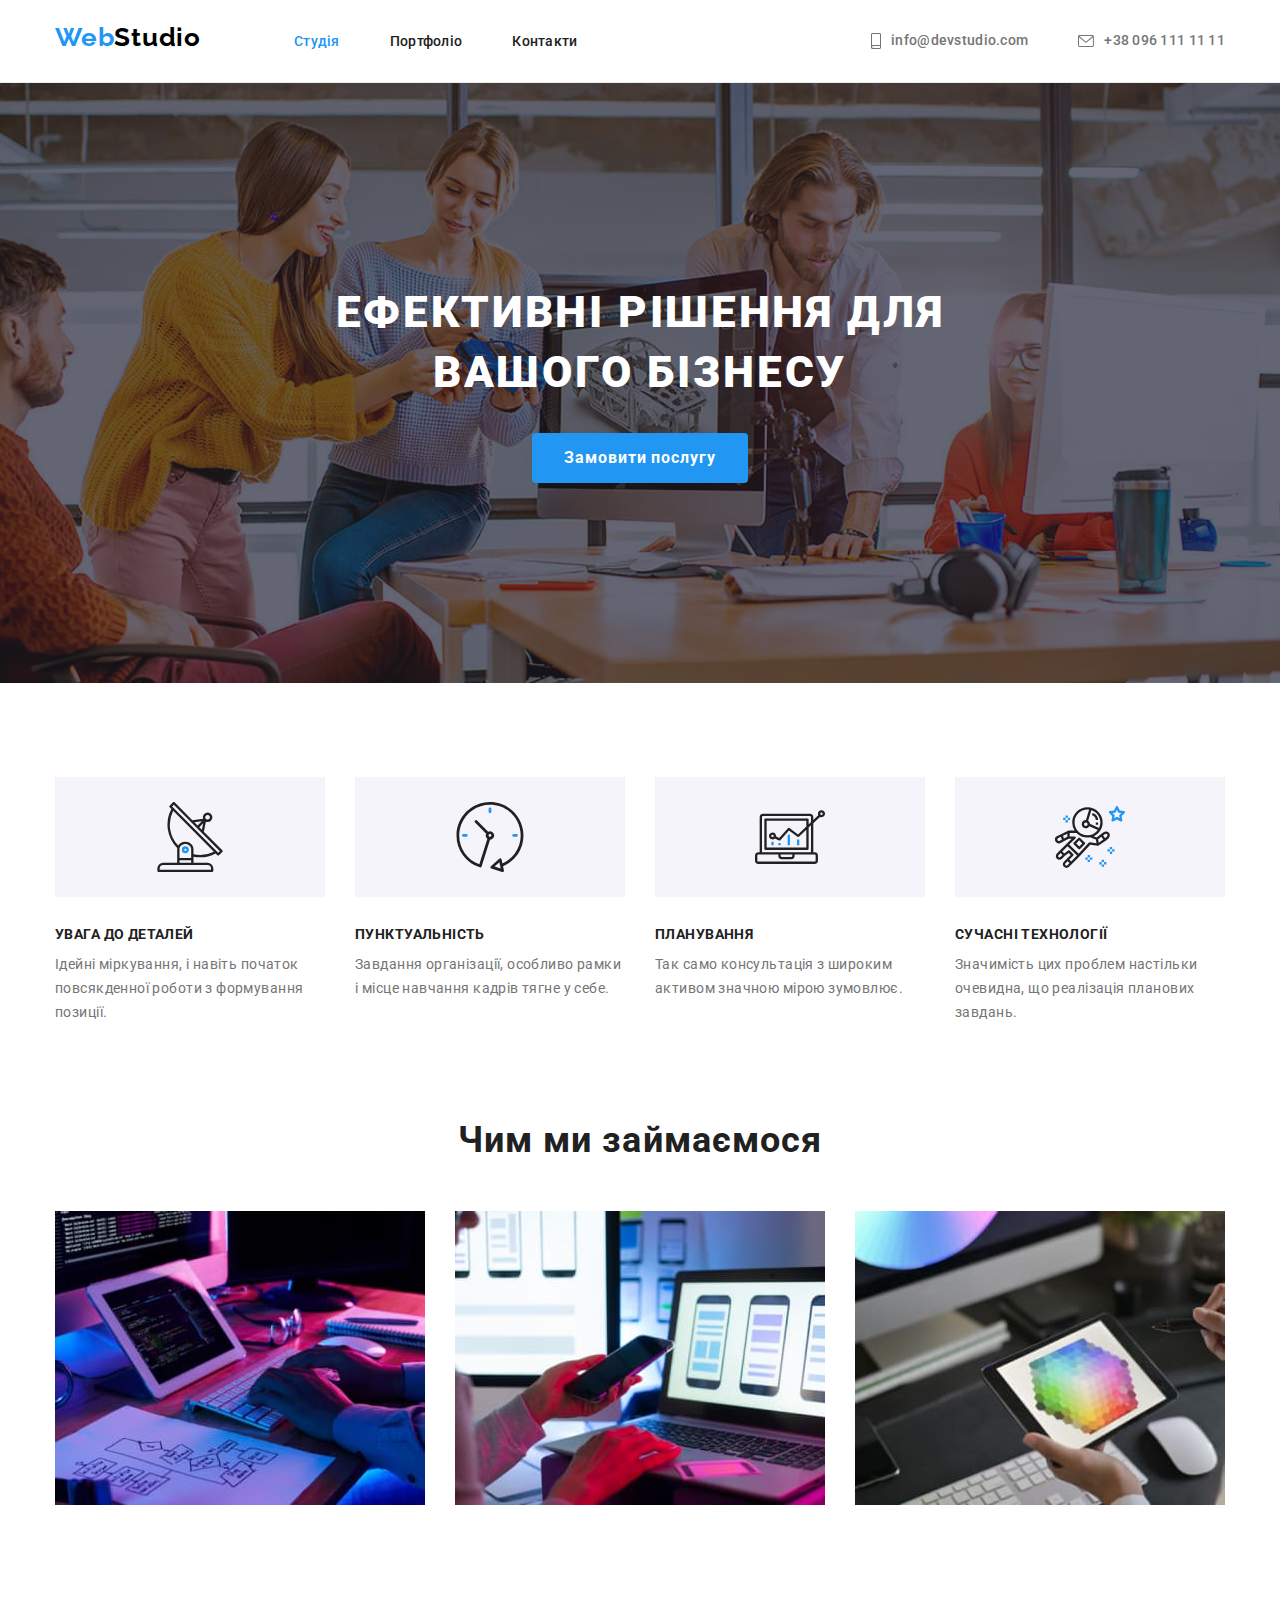
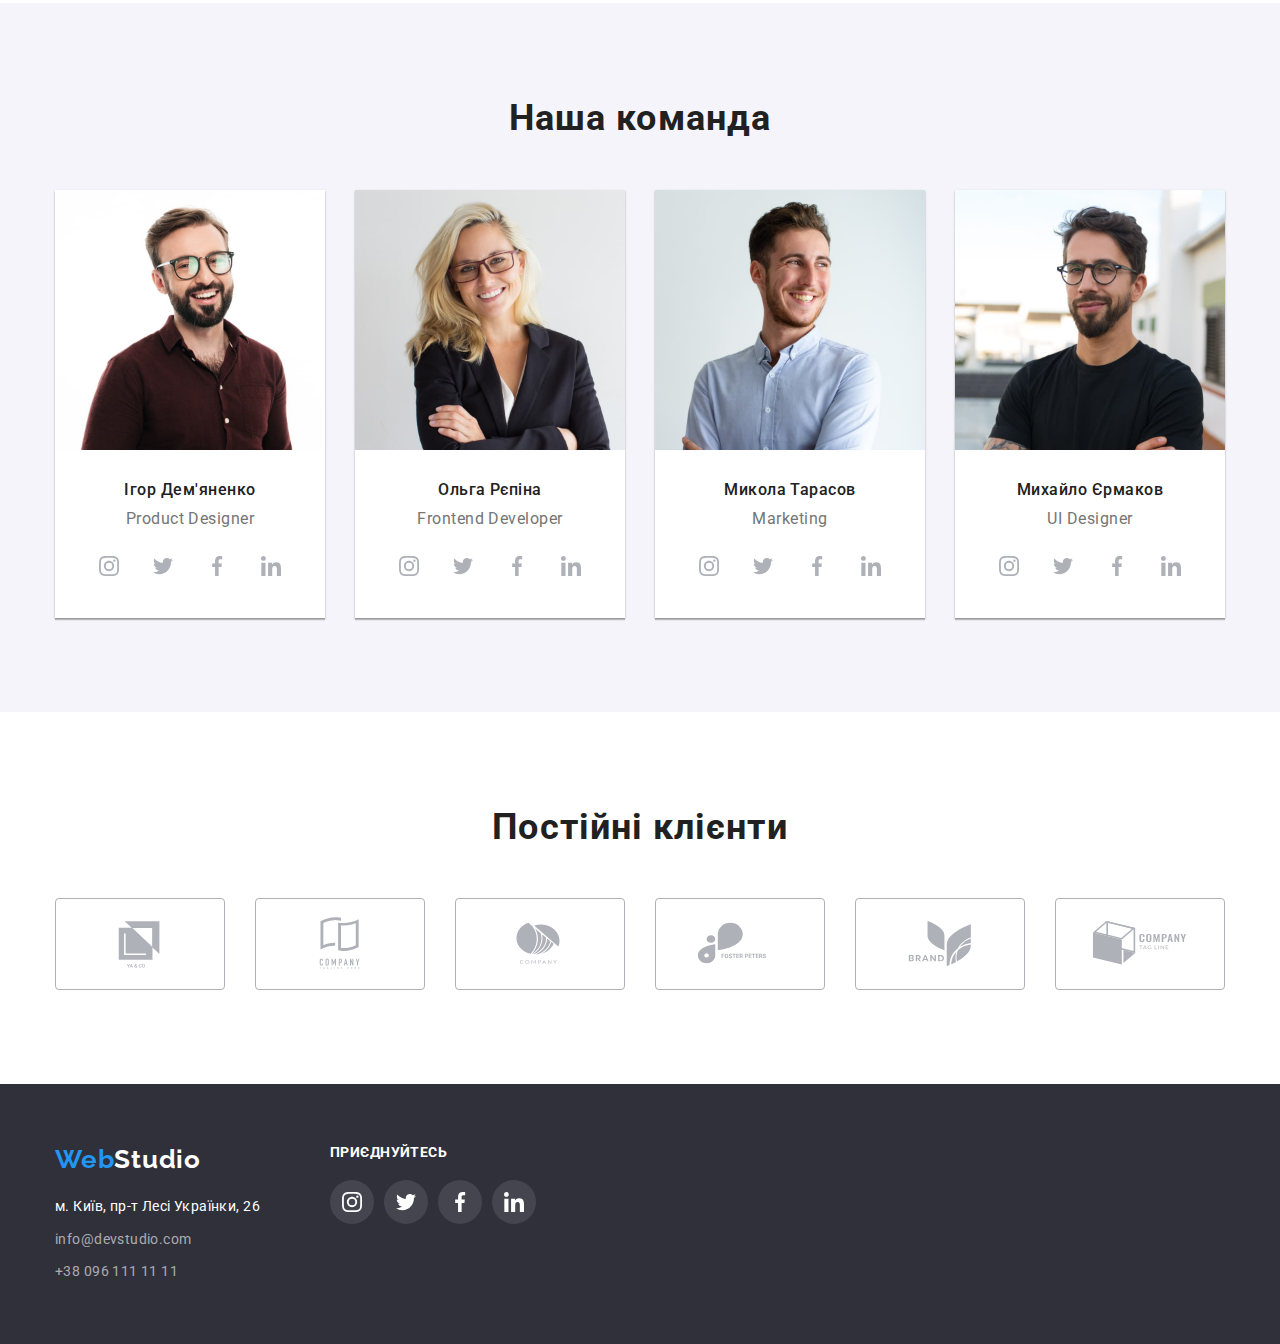
<file: index.html>
<!DOCTYPE html>
<html lang="uk">
  <head>
    <meta charset="UTF-8" />
    <meta http-equiv="X-UA-Compatible" content="IE=edge" />
    <meta name="viewport" content="width=device-width, initial-scale=1.0" />
    <title>Document</title>
    <link
      rel="stylesheet"
      href="https://cdnjs.cloudflare.com/ajax/libs/modern-normalize/1.1.0/modern-normalize.css"
      integrity="sha512-Y0MM+V6ymRKN2zStTqzQ227DWhhp4Mzdo6gnlRnuaNCbc+YN/ZH0sBCLTM4M0oSy9c9VKiCvd4Jk44aCLrNS5Q=="
      crossorigin="anonymous"
      referrerpolicy="no-referrer"
    />
    <link rel="stylesheet" href="./css/styles.css" />
    <link rel="preconnect" href="https://fonts.googleapis.com" />
    <link rel="preconnect" href="https://fonts.gstatic.com" crossorigin />
    <link
      href="https://fonts.googleapis.com/css2?family=Raleway:wght@700&family=Roboto:wght@400;500;700&display=swap"
      rel="stylesheet"
    />
  </head>
  <body>
    <header class="pole-header">
      <div class="container-header container">
        <nav class="nav-header">
          <a href="./index.html" class="logo-header"
            >Web<span class="logo-span">Studio</span></a
          >
          <ul class="list">
            <li class="header-item">
              <a href="" class="nav-item streaming-page">Студія</a>
            </li>
            <li class="header-item">
              <a href="./portfolio.html" class="nav-item">Портфоліо</a>
            </li>
            <li class="header-item">
              <a href="" class="nav-item">Контакти</a>
            </li>
          </ul>
        </nav>
        <ul class="list list-cnct-header">

          <li class="header-item">
            <a href="mailto:info@devstudio.com" class="contact-item"
              >
              <svg class="contact-icon" width="10" height="16">
                <use href="./images/sprite.svg#icon-smartphone"></use>
              </svg>
              info@devstudio.com</a
            >
          </li>

          <li class="header-item">
            <a href="tel:+380961111111" class="contact-item"
              >
              <svg class="contact-icon" width="16" height="12">
                <use href="./images/sprite.svg#icon-envelope"></use>
              </svg>
              +38 096 111 11 11</a
            >
          </li>
        </ul>
      </div>
    </header>
    <main>
      <section class="hero-page">
        <div class="container">
          <h1 class="hero-title">Ефективні рішення для вашого бізнесу</h1>
          <button type="button" class="primary-btn">Замовити послугу</button>
        </div>
      </section>
      <section class="strong-page">
        <!--Цей заголовок потім скриємо-->
        <h2 class="visually-hidden">Наші сильні сторони</h2>
        <div class="container">
          <ul class="strong-container">

            <li class="strong-list">
              <div class="strong-item">
                <svg class="strong-icon" width="70" height="70">
                  <use href="./images/sprite.svg#icon-antenna"></use>
                </svg>
              </div>
              <h3 class="strong-part-title">Увага до деталей</h3>
              <p class="strong-text">
                Ідейні міркування, і навіть початок повсякденної роботи з
                формування позиції.
              </p>
            </li>

            <li class="strong-list">
              <div class="strong-item">
                <svg class="strong-icon" width="70" height="70">
                  <use href="./images/sprite.svg#icon-clock"></use>
                </svg>
              </div>
              <h3 class="strong-part-title">Пунктуальність</h3>
              <p class="strong-text">
                Завдання організації, особливо рамки і місце навчання кадрів
                тягне у себе.
              </p>
            </li>

            <li class="strong-list">
              <div class="strong-item">
                <svg class="strong-icon" width="70" height="70">
                  <use href="./images/sprite.svg#icon-diagram"></use>
                </svg>
              </div>
              <h3 class="strong-part-title">Планування</h3>
              <p class="strong-text">
                Так само консультація з широким активом значною мірою зумовлює.
              </p>
            </li>

            <li class="strong-list">
              <div class="strong-item">
                <svg class="strong-icon" width="70" height="70">
                  <use href="./images/sprite.svg#icon-astronaut"></use>
                </svg>
              </div>
              <h3 class="strong-part-title">Сучасні технології</h3>
              <p class="strong-text">
                Значимість цих проблем настільки очевидна, що реалізація
                планових завдань.
              </p>
            </li>
          </ul>
        </div>
      </section>

      <section class="work-page">
        <div class="container">
          <h2 class="title">Чим ми займаємося</h2>
          <ul class="work-list">
            <li class="work-item">
              <img
                src="./images/work_example_1.jpg"
                alt="Робота з кодом"
                width="370"
                height="294"
              />
            </li>
            <li class="work-item">
              <img
                src="./images/work_example_2.jpg"
                alt="Робота з дизайном"
                width="370"
                height="294"
              />
            </li>
            <li class="work-item">
              <img
                src="./images/work_example_3.jpg"
                alt="Робота з кольорами"
                width="370"
                height="294"
              />
            </li>
          </ul>
        </div>
      </section>
      <section class="team">
        <div class="team-container container">
          <h2 class="title">Наша команда</h2>
          <ul class="team-list">
            <li class="card-worker">
              <img
                src="./images/teammate_1.jpg"
                alt="Робітник"
                class="team-photo"
                width="270"
                height="260"
              />
              <div class="container-card-team">
                <h3 class="name-list">Ігор Дем'яненко</h3>
                <p lang="en" class="team-text">Product Designer</p>
                <ul class="socials">

                  <li class="socials-item">
                    <a href="https://instagram.com" class="socials-link"
                    target="_blank"
                    rel="noopener noreferrer"
                    aria-label="Instagram icon">
                      <svg class="socials-icon" width="20" height="20">
                        <use href="./images/sprite.svg#icon-instagram"></use>
                      </svg>
                    </a>
                  </li>

                  <li class="socials-item">
                    <a href="https://twitter.com" class="socials-link"
                    target="_blank"
                    rel="noopener noreferrer"
                    aria-label="Twitter icon">
                      <svg class="socials-icon" width="20" height="20">
                        <use href="./images/sprite.svg#icon-twitter"></use>
                      </svg>
                    </a>
                  </li>

                  <li class="socials-item">
                    <a href="https://facebook.com" class="socials-link"
                    target="_blank"
                    rel="noopener noreferrer"
                    aria-label="Facebook icon">
                      <svg class="socials-icon" width="20" height="20">
                        <use href="./images/sprite.svg#icon-facebook"></use>
                      </svg>
                    </a>
                  </li>

                  <li class="socials-item">
                    <a href="https://linkedin.com" class="socials-link"
                    target="_blank"
                    rel="noopener noreferrer"
                    aria-label="LinkedIn icon">
                      <svg class="socials-icon" width="20" height="20">
                        <use href="./images/sprite.svg#icon-linkedin"></use>
                      </svg>
                    </a>
                  </li>
                </ul>
              </div>
            </li>

            <li class="card-worker">
              <img
                src="./images/teammate_2.jpg"
                alt="Робітник"
                class="team-photo"
                width="270"
                height="260"
              />
              <div class="container-card-team">
                <h3 class="name-list">Ольга Рєпіна</h3>
                <p lang="en" class="team-text">Frontend Developer</p>
                <ul class="socials">

                  <li class="socials-item">
                    <a href="https://instagram.com" class="socials-link"
                    target="_blank"
                    rel="noopener noreferrer"
                    aria-label="Instagram icon">
                      <svg class="socials-icon" width="20" height="20">
                        <use href="./images/sprite.svg#icon-instagram"></use>
                      </svg>
                    </a>
                  </li>

                  <li class="socials-item">
                    <a href="https://twitter.com" class="socials-link"
                    target="_blank"
                    rel="noopener noreferrer"
                    aria-label="Twitter icon">
                      <svg class="socials-icon" width="20" height="20">
                        <use href="./images/sprite.svg#icon-twitter"></use>
                      </svg>
                    </a>
                  </li>

                  <li class="socials-item">
                    <a href="https://facebook.com" class="socials-link"
                    target="_blank"
                    rel="noopener noreferrer"
                    aria-label="Facebook icon">
                      <svg class="socials-icon" width="20" height="20">
                        <use href="./images/sprite.svg#icon-facebook"></use>
                      </svg>
                    </a>
                  </li>

                  <li class="socials-item">
                    <a href="https://linkedin.com" class="socials-link"
                    target="_blank"
                    rel="noopener noreferrer"
                    aria-label="LinkedIn icon">
                      <svg class="socials-icon" width="20" height="20">
                        <use href="./images/sprite.svg#icon-linkedin"></use>
                      </svg>
                    </a>
                  </li>
                </ul>
              </div>
            </li>
            <li class="card-worker">
              <img
                src="./images/teammate_3.jpg"
                alt="Робітник"
                class="team-photo"
                width="270"
                height="260"
              />
              <div class="container-card-team">
                <h3 class="name-list">Микола Тарасов</h3>
                <p lang="en" class="team-text">Marketing</p>
                <ul class="socials">

                  <li class="socials-item">
                    <a href="https://instagram.com" class="socials-link"
                    target="_blank"
                    rel="noopener noreferrer"
                    aria-label="Instagram icon">
                      <svg class="socials-icon" width="20" height="20">
                        <use href="./images/sprite.svg#icon-instagram"></use>
                      </svg>
                    </a>
                  </li>

                  <li class="socials-item">
                    <a href="https://twitter.com" class="socials-link"
                    target="_blank"
                    rel="noopener noreferrer"
                    aria-label="Twitter icon">
                      <svg class="socials-icon" width="20" height="20">
                        <use href="./images/sprite.svg#icon-twitter"></use>
                      </svg>
                    </a>
                  </li>

                  <li class="socials-item">
                    <a href="https://facebook.com" class="socials-link"
                    target="_blank"
                    rel="noopener noreferrer"
                    aria-label="Facebook icon">
                      <svg class="socials-icon" width="20" height="20">
                        <use href="./images/sprite.svg#icon-facebook"></use>
                      </svg>
                    </a>
                  </li>

                  <li class="socials-item">
                    <a href="https://linkedin.com" class="socials-link"
                    target="_blank"
                    rel="noopener noreferrer"
                    aria-label="LinkedIn icon">
                      <svg class="socials-icon" width="20" height="20">
                        <use href="./images/sprite.svg#icon-linkedin"></use>
                      </svg>
                    </a>
                  </li>
                </ul>
              </div>
            </li>

            <li class="card-worker">
              <img
                src="./images/teammate_4.jpg"
                alt="Робітник"
                class="team-photo"
                width="270"
                height="260"
              />
              <div class="container-card-team">
                <h3 class="name-list">Михайло Єрмаков</h3>
                <p lang="en" class="team-text">UI Designer</p>
                <ul class="socials">

                  <li class="socials-item">
                    <a href="https://instagram.com" class="socials-link"
                    target="_blank"
                    rel="noopener noreferrer"
                    aria-label="Instagram icon">
                      <svg class="socials-icon" width="20" height="20">
                        <use href="./images/sprite.svg#icon-instagram"></use>
                      </svg>
                    </a>
                  </li>

                  <li class="socials-item">
                    <a href="https://twitter.com" class="socials-link"
                    target="_blank"
                    rel="noopener noreferrer"
                    aria-label="Twitter icon">
                      <svg class="socials-icon" width="20" height="20">
                        <use href="./images/sprite.svg#icon-twitter"></use>
                      </svg>
                    </a>
                  </li>

                  <li class="socials-item">
                    <a href="https://facebook.com" class="socials-link"
                    target="_blank"
                    rel="noopener noreferrer"
                    aria-label="Facebook icon">
                      <svg class="socials-icon" width="20" height="20">
                        <use href="./images/sprite.svg#icon-facebook"></use>
                      </svg>
                    </a>
                  </li>

                  <li class="socials-item">
                    <a href="https://linkedin.com" class="socials-link"
                    target="_blank"
                    rel="noopener noreferrer"
                    aria-label="LinkedIn icon">
                      <svg class="socials-icon" width="20" height="20">
                        <use href="./images/sprite.svg#icon-linkedin"></use>
                      </svg>
                    </a>
                  </li>
                </ul>
              </div>
            </li>
          </ul>
        </div>
      </section>

      <section class="clients-page">
        <div class="container">
          <h2 class="title">Постійні клієнти</h2>
          <ul class="clients">
            <li><a href="" class="clients-link">
              <svg class="clients-icon" width="106" height="60">
              <use href="./images/sprite.svg#icon-client-first"></use>
            </svg></a>
          </li>

          <li><a href="" class="clients-link">
              <svg class="clients-icon" width="106" height="60">
              <use href="./images/sprite.svg#icon-client-second"></use>
            </svg></a>
          </li>

          <li><a href="" class="clients-link">
              <svg class="clients-icon" width="106" height="60">
              <use href="./images/sprite.svg#icon-client-third"></use>
            </svg></a>
          </li>

          <li><a href="" class="clients-link">
              <svg class="clients-icon" width="106" height="60">
              <use href="./images/sprite.svg#icon-client-forth"></use>
            </svg></a>
          </li>

          <li><a href="" class="clients-link">
              <svg class="clients-icon" width="106" height="60">
              <use href="./images/sprite.svg#icon-client-fifth"></use>
            </svg></a>
          </li>

          <li><a href="" class="clients-link">
              <svg class="clients-icon" width="106" height="60">
              <use href="./images/sprite.svg#icon-client-sixth"></use>
            </svg></a>
          </li>

        </ul>
        </div>
        
      </section>
    </main>
    <footer class="low-part">
      <div class="footer-container container">
        <div class="adress-footer">
          <a href="./index.html" class="logo-footer"
          >Web<span class="footer-span">Studio</span></a
        >
        <address>
          <p class="adres-map">м. Київ, пр-т Лесі Українки, 26</p>
          <ul class="adres-list">
            <li class="first-contact">
              <a href="mailto:info@devstudio.com" class="contact-footer"
                >info@devstudio.com</a
              >
            </li>
            <li>
              <a href="tel:+380961111111" class="contact-footer"
                >+38 096 111 11 11</a
              >
            </li>
          </ul>
        </address>
        </div>
        
        <div class="socials-footer">
          <h2 class="footer-title">приєднуйтесь</h2>
        <ul class="socials">
          <li class="socials-item"><a href="" class="socials-link-ftr">
            <svg class="socials-icon-ftr" width="20" height="20">
              <use href="./images/sprite.svg#icon-instagram"></use>
            </svg>
          </a>
          </li>

          <li class="socials-item"><a href="" class="socials-link-ftr">
            <svg class="socials-icon-ftr" width="20" height="20">
              <use href="./images/sprite.svg#icon-twitter"></use>
            </svg>
          </a>
          </li>

          <li class="socials-item"><a href="" class="socials-link-ftr">
            <svg class="socials-icon-ftr" width="20" height="20">
              <use href="./images/sprite.svg#icon-facebook"></use>
            </svg>
          </a>
          </li>

          <li class="socials-item"><a href="" class="socials-link-ftr">
            <svg class="socials-icon-ftr" width="20" height="20">
              <use href="./images/sprite.svg#icon-linkedin"></use>
            </svg>
          </a>
          </li>

        </ul>
        </div>
        
      </div>
    </footer>
  </body>
</html>
</file>
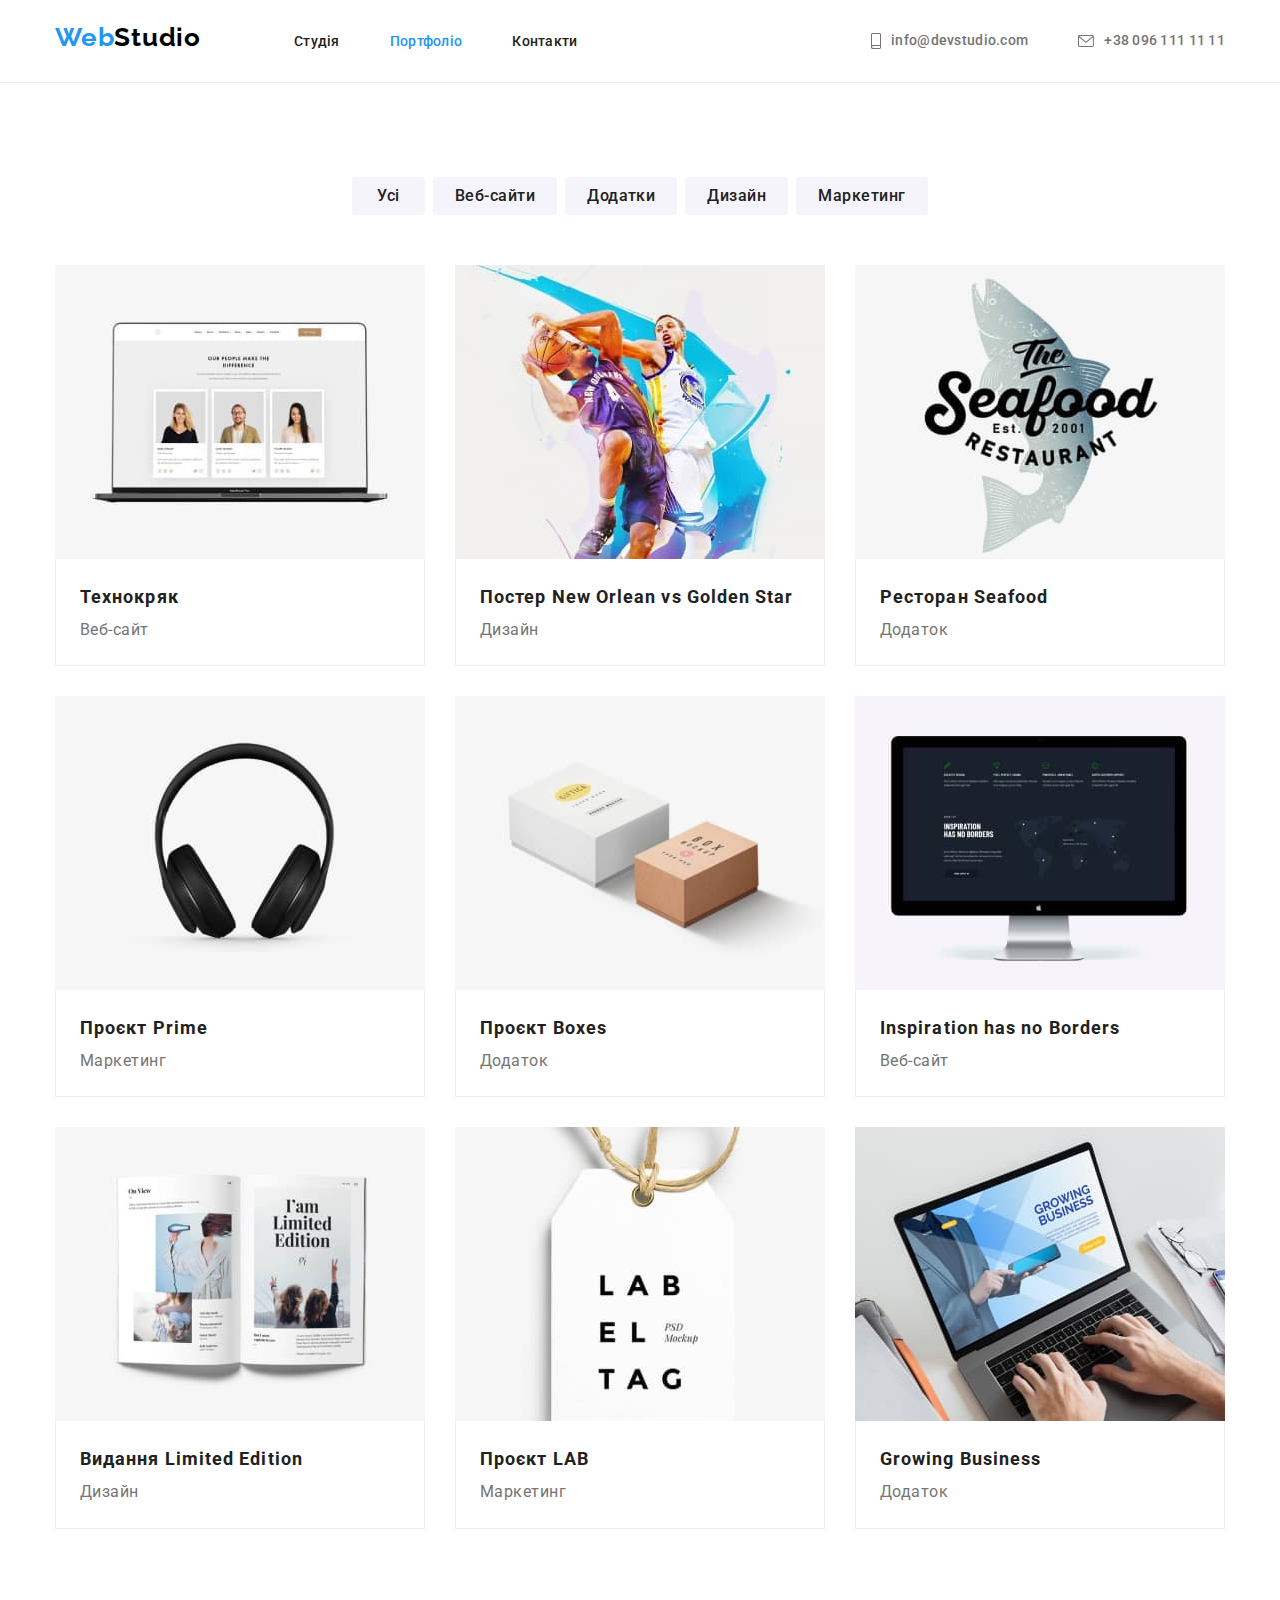
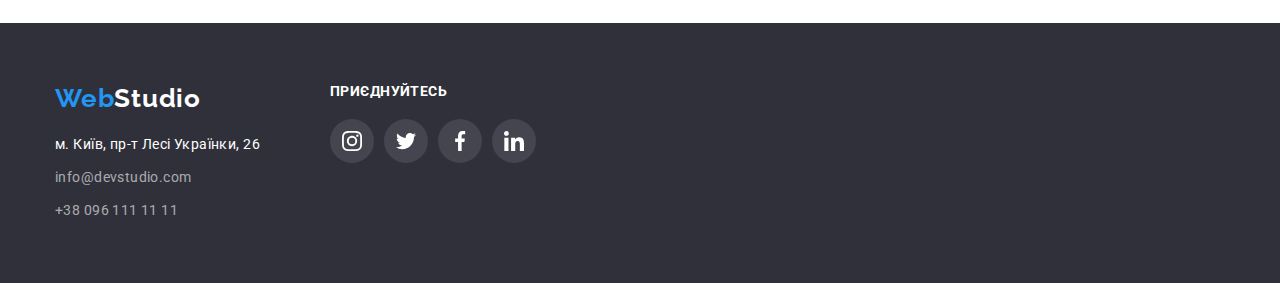
<file: portfolio.html>
<!DOCTYPE html>
<html lang="en">
  <head>
    <meta charset="UTF-8" />
    <meta http-equiv="X-UA-Compatible" content="IE=edge" />
    <meta name="viewport" content="width=device-width, initial-scale=1.0" />
    <title>Document</title>
    <link
      rel="stylesheet"
      href="https://cdnjs.cloudflare.com/ajax/libs/modern-normalize/1.1.0/modern-normalize.css"
      integrity="sha512-Y0MM+V6ymRKN2zStTqzQ227DWhhp4Mzdo6gnlRnuaNCbc+YN/ZH0sBCLTM4M0oSy9c9VKiCvd4Jk44aCLrNS5Q=="
      crossorigin="anonymous"
      referrerpolicy="no-referrer"
    />
    <link rel="stylesheet" href="./css/styles.css" />
    <link rel="preconnect" href="https://fonts.googleapis.com" />
    <link rel="preconnect" href="https://fonts.gstatic.com" crossorigin />
    <link
      href="https://fonts.googleapis.com/css2?family=Raleway:wght@700&family=Roboto:wght@400;500;700&display=swap"
      rel="stylesheet"
    />
  </head>
  <body>
    <header class="pole-header">
      <div class="container-header container">
        <nav class="nav-header">
          <a href="./index.html" class="logo-header"
            >Web<span class="logo-span">Studio</span></a
          >
          <ul class="list">
            <li class="header-item">
              <a href="./index.html" class="nav-item">Студія</a>
            </li>
            <li class="header-item">
              <a href="./portfolio.html" class="nav-item streaming-page">Портфоліо</a>
            </li>
            <li class="header-item">
              <a href="" class="nav-item">Контакти</a>
            </li>
          </ul>
        </nav>
        <ul class="list list-cnct-header">
          <li class="header-item">
            <a href="mailto:info@devstudio.com" class="contact-item">
              <svg class="contact-icon" width="10" height="16">
                <use href="./images/sprite.svg#icon-smartphone"></use>
              </svg>
              info@devstudio.com</a
            >
          </li>

          <li class="header-item">
            <a href="tel:+380961111111" class="contact-item">
              <svg class="contact-icon" width="16" height="12">
                <use href="./images/sprite.svg#icon-envelope"></use>
              </svg>
              +38 096 111 11 11</a
            >
          </li>
        </ul>
      </div>
    </header>

    <main>
      <section class="portfolio-page">
        <div class="container">
          <h1 class="visually-hidden">Наші проекти</h1>
          <ul class="btn-list">
            <li>
              <button type="button" class="secondary-btn frst-prtf-btn">
                Усі
              </button>
            </li>
            <li>
              <button type="button" class="secondary-btn">Веб-сайти</button>
            </li>
            <li>
              <button type="button" class="secondary-btn">Додатки</button>
            </li>
            <li><button type="button" class="secondary-btn">Дизайн</button></li>
            <li>
              <button type="button" class="secondary-btn">Маркетинг</button>
            </li>
          </ul>
          <ul class="project-list">
            <li class="project-element">
              <a href="" class="project-link"
                ><img
                  src="./images/portfolio_1_q.jpg"
                  alt="Проект"
                  class="img-progect"
                  width="370"
                  height="294"
                />
                <div class="nm-project">
                  <h2 class="project-title">Технокряк</h2>
                  <p class="project-text">Веб-сайт</p>
                </div>
              </a>
            </li>
            <li class="project-element">
              <a href="" class="project-link"
                ><img
                  src="./images/portfolio_2_q.jpg"
                  alt="Проект"
                  class="img-progect"
                  width="370"
                  height="294"
                />
                <div class="nm-project">
                  <h2 class="project-title">
                    Постер <span lang="en">New Orlean vs Golden Star</span>
                  </h2>
                  <p class="project-text">Дизайн</p>
                </div>
              </a>
            </li>
            <li class="project-element">
              <a href="" class="project-link"
                ><img
                  src="./images/portfolio_3_q.jpg"
                  alt="Проект"
                  class="img-progect"
                  width="370"
                  height="294"
                />
                <div class="nm-project">
                  <h2 class="project-title">
                    Ресторан <span lang="en">Seafood</span>
                  </h2>
                  <p class="project-text">Додаток</p>
                </div>
              </a>
            </li>
            <li class="project-element">
              <a href="" class="project-link"
                ><img
                  src="./images/portfolio_4_q.jpg"
                  alt="Проект"
                  class="img-progect"
                  width="370"
                  height="294"
                />
                <div class="nm-project">
                  <h2 class="project-title">
                    Проєкт <span lang="en">Prime</span>
                  </h2>
                  <p class="project-text">Маркетинг</p>
                </div>
              </a>
            </li>
            <li class="project-element">
              <a href="" class="project-link"
                ><img
                  src="./images/portfolio_5_q.jpg"
                  alt="Проект"
                  class="img-progect"
                  width="370"
                  height="294"
                />
                <div class="nm-project">
                  <h2 class="project-title">
                    Проєкт <span lang="en">Boxes</span>
                  </h2>
                  <p class="project-text">Додаток</p>
                </div>
              </a>
            </li>
            <li class="project-element">
              <a href="" class="project-link"
                ><img
                  src="./images/portfolio_6_q.jpg"
                  alt="Проект"
                  class="img-progect"
                  width="370"
                  height="294"
                />
                <div class="nm-project">
                  <h2 class="project-title" lang="en">
                    Inspiration has no Borders
                  </h2>
                  <p class="project-text">Веб-сайт</p>
                </div>
              </a>
            </li>
            <li class="project-element">
              <a href="" class="project-link"
                ><img
                  src="./images/portfolio_7_q.jpg"
                  alt="Проект"
                  class="img-progect"
                  width="370"
                  height="294"
                />
                <div class="nm-project">
                  <h2 class="project-title">
                    Видання <span lang="en">Limited Edition</span>
                  </h2>
                  <p class="project-text">Дизайн</p>
                </div>
              </a>
            </li>
            <li class="project-element">
              <a href="" class="project-link"
                ><img
                  src="./images/portfolio_8_q.jpg"
                  alt="Проект"
                  class="img-progect"
                  width="370"
                  height="294"
                />
                <div class="nm-project">
                  <h2 class="project-title">
                    Проєкт <span lang="en">LAB</span>
                  </h2>
                  <p class="project-text">Маркетинг</p>
                </div>
              </a>
            </li>
            <li class="project-element">
              <a href="" class="project-link"
                ><img
                  src="./images/portfolio_9_q.jpg"
                  alt="Проект"
                  class="img-progect"
                  width="370"
                  height="294"
                />
                <div class="nm-project">
                  <h2 class="project-title">
                    <span lang="en">Growing Business</span>
                  </h2>
                  <p class="project-text">Додаток</p>
                </div>
              </a>
            </li>
          </ul>
        </div>
      </section>
    </main>

    <footer class="low-part">
      <div class="footer-container container">
        <div class="adress-footer">
          <a href="./index.html" class="logo-footer"
            >Web<span class="footer-span">Studio</span></a
          >
          <address>
            <p class="adres-map">м. Київ, пр-т Лесі Українки, 26</p>
            <ul class="adres-list">
              <li class="first-contact">
                <a href="mailto:info@devstudio.com" class="contact-footer"
                  >info@devstudio.com</a
                >
              </li>
              <li>
                <a href="tel:+380961111111" class="contact-footer"
                  >+38 096 111 11 11</a
                >
              </li>
            </ul>
          </address>
        </div>

        <div class="socials-footer">
          <h2 class="footer-title">приєднуйтесь</h2>
          <ul class="socials">
            <li class="socials-item">
              <a href="" class="socials-link-ftr">
                <svg class="socials-icon-ftr" width="20" height="20">
                  <use href="./images/sprite.svg#icon-instagram"></use>
                </svg>
              </a>
            </li>

            <li class="socials-item">
              <a href="" class="socials-link-ftr">
                <svg class="socials-icon-ftr" width="20" height="20">
                  <use href="./images/sprite.svg#icon-twitter"></use>
                </svg>
              </a>
            </li>

            <li class="socials-item">
              <a href="" class="socials-link-ftr">
                <svg class="socials-icon-ftr" width="20" height="20">
                  <use href="./images/sprite.svg#icon-facebook"></use>
                </svg>
              </a>
            </li>

            <li class="socials-item">
              <a href="" class="socials-link-ftr">
                <svg class="socials-icon-ftr" width="20" height="20">
                  <use href="./images/sprite.svg#icon-linkedin"></use>
                </svg>
              </a>
            </li>
          </ul>
        </div>
      </div>
    </footer>
  </body>
</html>
</file>
<file: css/styles.css>
body {
  font-family: "Roboto", sans-serif;
  background-color: #ffffff;
  color: #757575;
}

:root {
  --primary-title-color: #212121;
  --primary-text-color: #757575;
  --accent-color: #2196f3;
  --item-color: #f5f4fa;
  --logo-black-color: #000000;
  --primary-bcg-color: #ffffff;
  --secondary-bcg-color: #2f303a;
  --card-set-gap: 30px;
}
.visually-hidden {
  position: absolute;
  white-space: nowrap;
  width: 1px;
  height: 1px;
  overflow: hidden;
  border: 0;
  padding: 0;
  clip: rect(0 0 0 0);
  clip-path: inset(50%);
  margin: -1px;
}

/*=========
   Reset start
   ===========*/
h1,
h2,
h3,
p,
ul {
  padding: 0;
  margin: 0;
}
/*=========
   Reset end
   ===========*/
.container {
  width: 1200px;
  padding-left: 15px;
  padding-right: 15px;
  margin: 0 auto;
}

/*-------HEADER-------*/

.pole-header {
  background-color: var(--primary-bcg-color);
  border-bottom: 1px solid #ececec;
}
.container-header {
  display: flex;
  align-items: center;
}
.nav-header {
  display: flex;
  align-items: baseline;
}
.logo-header {
  color: var(--accent-color);

  font-family: "Raleway", sans-serif;
  text-decoration: none;

  margin-right: 93px;

  font-weight: 700;
  font-size: 26px;
  line-height: 1.19;
  letter-spacing: 0.03em;
}
.logo-span {
  color: var(--logo-black-color);
}
.list {
  display: flex;
  gap: 50px;

  margin: 0;
}

.list-cnct-header {
  margin-left: auto;
}
.header-item {
  padding-top: 32px;
  padding-bottom: 32px;
}

/*-------navigation to pages-------*/

.nav-item {
  color: var(--primary-title-color);
  padding-top: 32px;
  padding-bottom: 32px;
}
.streaming-page {
  color: var(--accent-color);
}

/*----hover and focus for all header----*/
.nav-item:hover,
.nav-item:focus,
.contact-item:hover,
.contact-item:focus{
  color: var(--accent-color);
}

.nav-item,
.contact-item {
  text-decoration: none;

  font-weight: 500;
  font-size: 14px;
  line-height: 1.14;
  letter-spacing: 0.02em;
}

/*-----list od contacts-----*/

.contact-item {
  display: flex;
  justify-content: center;
  align-items: center;
  gap: 10px;

  color: var(--primary-text-color);
}

.contact-icon {
  fill: currentColor;
}

.contact-item:hover .contact-icon,
.contact-item:focus .contact-icon{
  fill: var(--accent-color);
}

/*--------MAIN--------*/
/*----hero----*/

.hero-page {
  background-image: linear-gradient(
      to right,
      rgba(47, 48, 58, 0.4),
      rgba(47, 48, 58, 0.4)
    ),
    url(../images/hero.jpg);
  background-position: center;
  background-repeat: no-repeat;
  background-size: cover;
  max-width: 1600px;

  padding-top: 200px;
  padding-bottom: 200px;
  margin-left: auto;
  margin-right: auto;

  background-color: var(--secondary-bcg-color);
  color: var(--primary-bcg-color);
}

.hero-title {
  width: 696px;
  margin-bottom: 30px;
  margin-left: auto;
  margin-right: auto;

  font-weight: 900;
  font-size: 44px;
  line-height: 1.36;

  text-align: center;
  letter-spacing: 0.06em;
  text-transform: uppercase;

  color: var(--primary-bcg-color);
}
.primary-btn {
  display: block;
  margin-left: auto;
  margin-right: auto;
  padding: 10px 32px;

  font-weight: 700;
  font-size: 16px;
  line-height: 1.88;
  font-family: "Roboto", sans-serif;
  letter-spacing: 0.06em;
  cursor: pointer;

  border: none;
  border-radius: 4px;

  color: var(--primary-bcg-color);
  background-color: var(--accent-color);
}
.primary-btn:hover,
.primary-btn:focus {
  background-color: #188ce8;
  box-shadow: 0px 4px 4px rgba(0, 0, 0, 0.15);
}

/*----strong parts----*/

.strong-container {
  padding-top: 94px;
  padding-bottom: 94px;
  display: flex;

  justify-content: space-between;
}
/*calc()*/
.strong-list {
  flex-basis: calc((100% - 30px * 3) / 4);
}
.strong-list:last-child {
  /*margin-right: 0;*/
}

.strong-item{
  display: flex;
  justify-content: center;
  align-items: center;

  margin-bottom: 30px;

  width: 270px;
  height: 120px;

  background-color: var(--item-color);

}

.strong-icon{
  fill: var(--primary-title-color);
}

.strong-icon #accent-icon{
  fill: var(--accent-color);
}



.strong-part-title {
  margin-bottom: 10px;

  font-size: 14px;
  line-height: 1.14;
  letter-spacing: 0.03em;
  text-transform: uppercase;

  color: var(--primary-title-color);
}
.strong-text {
  font-size: 14px;
  line-height: 1.71;

  letter-spacing: 0.03em;
}

/*----Examples of our work----*/

/*----title for work and team----*/
.work-page {
  padding-bottom: 94px;
}
.work-list {
  display: flex;
  justify-content: space-between;
}
.title {
  font-size: 36px;
  line-height: 1.17;
  text-align: center;
  letter-spacing: 0.03em;
  margin-bottom: 50px;
  color: var(--primary-title-color);
}

.work-list,
.team-list,
.adres-list,
.btn-list,
.strong-container,
.project-list,
.list,
.strong-lis,
.socials-item,
.clients {
  list-style: none;
}

/*----Our team----*/

.team-container {
  padding-top: 94px;
  padding-bottom: 94px;
}
.team .title {
  margin-bottom: 50px;
}
.team {
  background-color: var(--item-color);
}
.team-list {
  display: flex;
  justify-content: space-between;
}
.container-card-team {
  padding-top: 30px;
  padding-bottom: 30px;
}
.team-photo {
  display: block;
}
.name-list {
  margin-bottom: 10px;

  font-weight: 500;
  font-size: 16px;
  line-height: 1.19;

  text-align: center;
  letter-spacing: 0.03em;

  color: var(--primary-title-color);
}

.team-text {
  font-size: 16px;
  line-height: 1.19;

  text-align: center;
  letter-spacing: 0.03em;

  margin-bottom: 16px;
}

.socials {
  display: flex;
  justify-content: center;
  align-items: center;
  gap: 10px;
}

.socials-link {
  display: flex;
  justify-content: center;
  align-items: center;

  width: 44px;
  height: 44px;
  border-radius: 50%;

  /*outline: 1px solid red;*/
}

.socials-link:hover,
.socials-link:focus {
  background-color: var(--accent-color);
}

.socials-icon {
  fill: #afb1b8; /*color of icons*/
}

.socials-link:hover .socials-icon,
.socials-link:focus .socials-icon {
  fill: #ffffff;
}

.card-worker {
  background-color: var(--primary-bcg-color);
  width: calc((100% - 30px * 3) / 4);
  box-shadow: 0px 1px 3px rgba(0, 0, 0, 0.12), 0px 1px 1px rgba(0, 0, 0, 0.14),
    0px 2px 1px rgba(0, 0, 0, 0.2);
}

/*------clients section------*/

.clients-page {
  padding-top: 94px;
  padding-bottom: 94px;
}

.clients {
  display: flex;
  justify-content: center;
  align-items: center;
  gap: 30px;
}

.clients-link {
  display: flex;
  justify-content: center;
  align-items: center;
  width: 170px;
  height: 92px;
  border: 1px solid #afb1b8;
  border-radius: 4px;
}

.clients-icon {
  fill: #afb1b8;
}

.clients-link:hover,
.clients-link:focus {
  border-color: var(--accent-color);
}

.clients-link:hover .clients-icon,
.clients-link:focus .clients-icon {
  fill: var(--accent-color);
}

/*--------FOOTER--------*/

.footer-container {
  display: flex;
  gap: 70px;
  padding-top: 60px;
  padding-bottom: 60px;
}
.low-part {
  background-color: var(--secondary-bcg-color);
}
.logo-footer {
  display: block;
  margin-bottom: 20px;

  font-family: Raleway;
  font-size: 26px;
  line-height: 1.19;
  text-decoration: none;
  font-weight: 700;
  letter-spacing: 0.03em;

  color: var(--accent-color);
}
.footer-span {
  color: var(--primary-bcg-color);
}
.adres-map {
  font-size: 14px;
  line-height: 1.71;
  font-style: normal;
  letter-spacing: 0.03em;

  color: var(--primary-bcg-color);
}
.adres-map {
  margin-bottom: 9px;
}
.contact-footer {
  font-style: normal;
  text-decoration: none;
  font-weight: 400;
  font-size: 14px;
  line-height: 1.71;

  letter-spacing: 0.03em;

  color: rgba(255, 255, 255, 0.6);
}
.first-contact {
  margin-bottom: 9px;
}
.contact-footer:hover,
.contact-footer:focus {
  color: var(--accent-color);
}

.footer-title {
  font-size: 14px;
  line-height: 16px;
  letter-spacing: 0.03em;
  text-transform: uppercase;

  color: #ffffff;

  margin-bottom: 20px;
}

.socials-link-ftr {
  display: flex;
  justify-content: center;
  align-items: center;

background-color: #44454E;

  width: 44px;
  height: 44px;
  border-radius: 50%;

  /*outline: 1px solid red;*/
}

.socials-icon-ftr {
  fill: #ffffff;
}

.socials-link-ftr:hover,
.socials-link-ftr:focus {
  background-color: var(--accent-color);
}

/*--------MAIN OF PAGE PORTFOLIO--------*/

.portfolio-page {
  padding-top: 94px;
  padding-bottom: 94px;
}
.btn-list {
  display: flex;
  justify-content: center;
  margin-bottom: 50px;
}
.secondary-btn {
  font-family: "Roboto", sans-serif;

  font-weight: 500;
  font-size: 16px;
  line-height: 1.62;

  padding: 6px 22px;

  border: none;
  border-radius: 4px;

  text-align: center;
  letter-spacing: 0.03em;

  color: var(--primary-title-color);
  background-color: var(--item-color);
  cursor: pointer;
}
.secondary-btn:hover,
.secondary-btn:focus {
  background-color: var(--accent-color);
  color: var(--primary-bcg-color);
  box-shadow: 0px 3px 1px rgba(0, 0, 0, 0.1), 0px 1px 2px rgba(0, 0, 0, 0.08),
    0px 2px 2px rgba(0, 0, 0, 0.12);
}
.frst-prtf-btn {
  padding: 6px 25px;
}

.btn-list > li + li {
  margin-left: 8px;
}

.project-list {
  display: flex;
  flex-wrap: wrap;
  /*flex-basis: calc((100% - 30px * 2) / 3);*/
  /*justify-content: space-between;*/
  margin-top: calc(-1 * var(--card-set-gap));
  margin-left: calc(-1 * var(--card-set-gap));
}
/*.project-element:not(:nth-child(n + 7)){
    margin-bottom: 30px;
}*/
.project-element {
  margin-top: var(--card-set-gap);
  margin-left: var(--card-set-gap);
  flex-basis: calc(100% / 3 - var(--card-set-gap));
}
.project-link {
  display: block;
  text-decoration: none;
}
.project-link:hover {
  box-shadow: 0px 1px 1px rgba(0, 0, 0, 0.12), 0px 4px 4px rgba(0, 0, 0, 0.06),
    1px 4px 6px rgba(0, 0, 0, 0.16);
}
.img-progect {
  display: block;
}
.nm-project {
  padding: 20px 24px;
  border: 1px solid #eeeeee;
  border-top: none;
}
.project-title {
  font-weight: 700;
  font-size: 18px;
  line-height: 2;

  letter-spacing: 0.06em;

  color: var(--primary-title-color);
}
.project-text {
  font-weight: 400;
  font-size: 16px;
  line-height: 1.88;

  letter-spacing: 0.03em;

  color: #757575;
}
</file>
